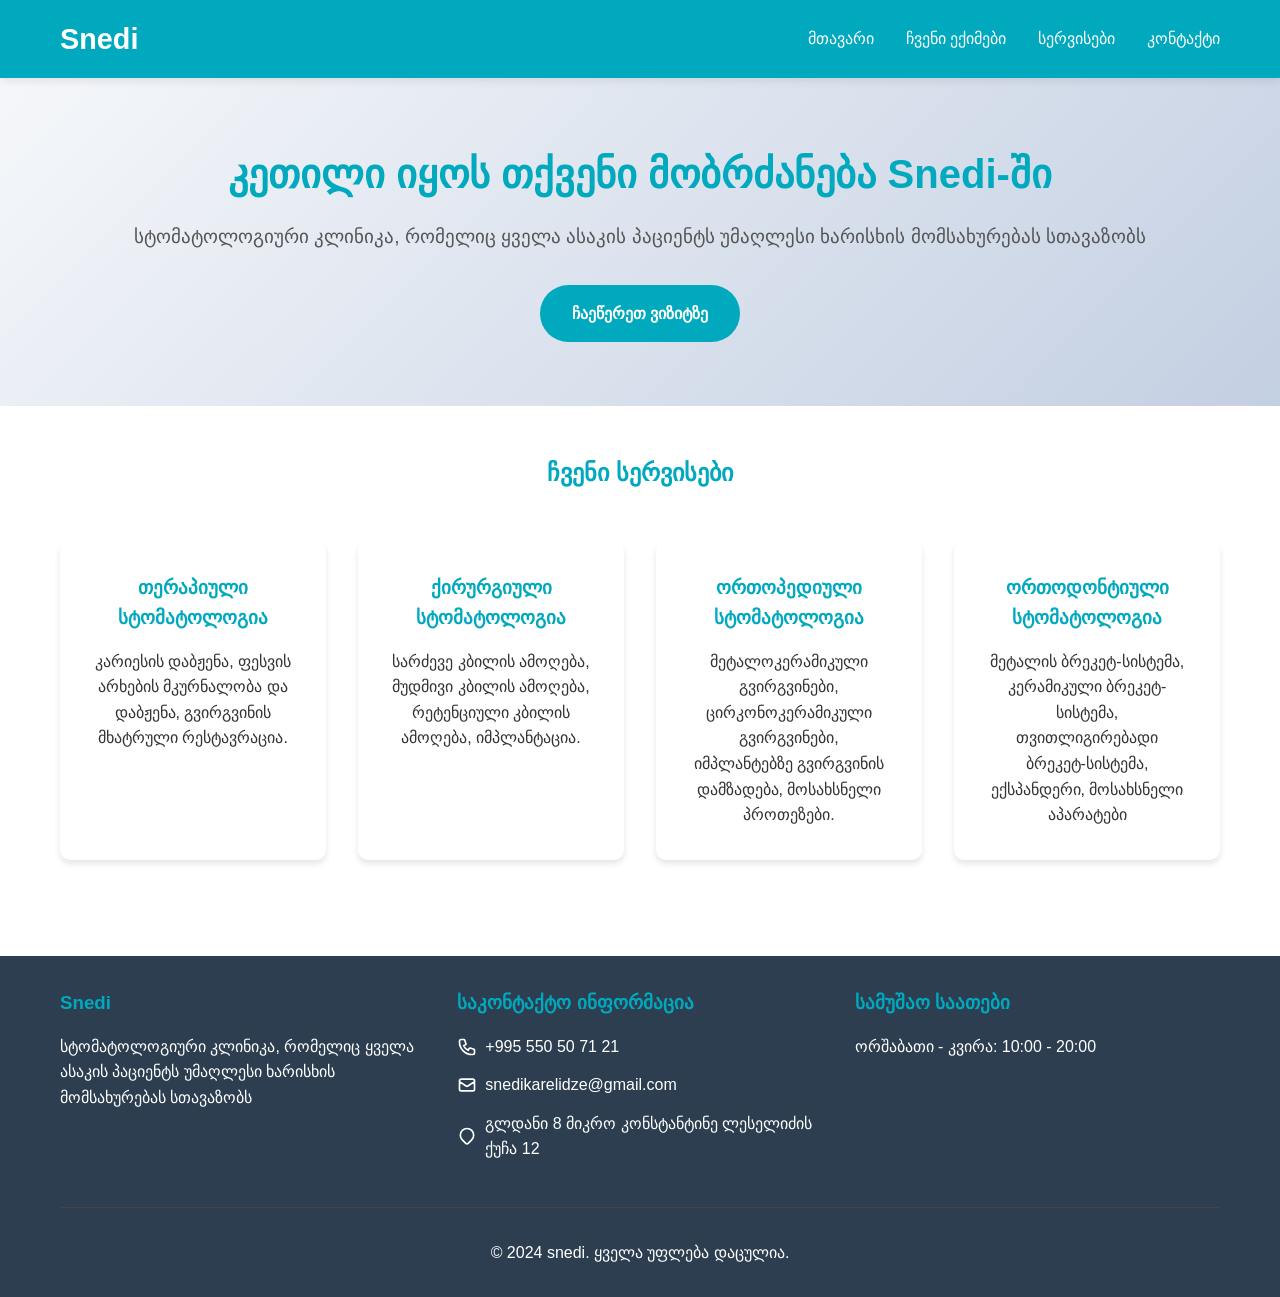
<file: website/index.html>
<!DOCTYPE html>
<html lang="ka">
<head>
    <meta charset="UTF-8">
    <meta name="viewport" content="width=device-width, initial-scale=1.0">
    <meta name="google-site-verification" content="vlGrJWFWpzFn5Y11we886Sx3MqYcto9KEH8Hf4YWL1w" />
    <title>Dental Clinic Snedi </title>
    <link rel="stylesheet" href="index.css">
</head>

<body>

<header>
    <div class="header-container">

        <div class="logo">
            <h1> Snedi</h1>
        </div>

        <nav>
            <button class="menu-toggle" type="button" aria-label="Open menu" aria-expanded="false">☰</button>

            <ul id="navMenu">
                <li><a href="index.html">მთავარი</a></li>
                <li><a href="pages/doctors.html">ჩვენი ექიმები</a></li>
                <li><a href="pages/services.html">სერვისები</a></li>
                <li><a href="pages/contact.html">კონტაქტი</a></li>
            </ul>
        </nav>

    </div>
</header>

<main>

    <div class="page">

        <div class="hero">
            <h2>კეთილი იყოს თქვენი მობრძანება Snedi-ში</h2>
            <p> სტომატოლოგიური კლინიკა, რომელიც ყველა ასაკის პაციენტს უმაღლესი ხარისხის მომსახურებას სთავაზობს</p>
            <a href="/pages/contact.html" class="cta-button">
                ჩაეწერეთ ვიზიტზე
            </a>
        </div>

        <div class="container">
            <h2 style="text-align: center; margin-bottom: 2rem; color: #00a9be;">
                ჩვენი სერვისები
            </h2>

            <div class="services">

                <div class="service-card">
                    <h3>თერაპიული სტომატოლოგია</h3>
                    <p>
                      კარიესის დაბჟენა, ფესვის არხების მკურნალობა და დაბჟენა, გვირგვინის მხატრული რესტავრაცია.
                    </p>
                </div>

                <div class="service-card">
                    <h3>ქირურგიული სტომატოლოგია</h3>
                    <p>
                        სარძევე კბილის ამოღება, მუდმივი კბილის ამოღება, რეტენციული კბილის ამოღება, იმპლანტაცია.
                    </p>
                </div>

                <div class="service-card">
                    <h3>ორთოპედიული სტომატოლოგია</h3>
                    <p>
                        მეტალოკერამიკული გვირგვინები, ცირკონოკერამიკული გვირგვინები, იმპლანტებზე გვირგვინის დამზადება, მოსახსნელი პროთეზები.
                    </p>
                </div>

                <div class="service-card">
                    <h3> ორთოდონტიული სტომატოლოგია</h3>
                    <p>
                       მეტალის ბრეკეტ-სისტემა, კერამიკული ბრეკეტ-სისტემა, თვითლიგირებადი ბრეკეტ-სისტემა, ექსპანდერი, მოსახსნელი აპარატები

                    </p>
                </div>

            </div>
        </div>

    </div>

</main>

<footer>

    <div class="footer-container">

        <div class="footer-content">

            <div class="footer-section">
                <h3> Snedi</h3>

                <p>
                   სტომატოლოგიური კლინიკა, რომელიც ყველა ასაკის პაციენტს უმაღლესი ხარისხის მომსახურებას სთავაზობს
                </p>
            </div>


            <div class="footer-section">

                <h3>საკონტაქტო ინფორმაცია</h3>


                <div class="contact-item">

                    <svg fill="none" stroke="currentColor" viewBox="0 0 24 24">

                        <path
                            stroke-linecap="round"
                            stroke-linejoin="round"
                            stroke-width="2"
                            d="M3 5a2 2 0 012-2h3.28a1 1 0 01.948.684l1.498 4.493a1 1 0 01-.502 1.21l-2.257 1.13a11.042 11.042 0 005.516 5.516l1.13-2.257a2.0 2.0 0 011.21-.502l4.493 1.498a1 1 0 01.684.949V19a2 2 0 01-2 2h-1C9.716 21 3 14.284 3 6V5z"
                        ></path>

                    </svg>

                    <span>+995 550 50 71 21</span>

                </div>


                <div class="contact-item">

                    <svg fill="none" stroke="currentColor" viewBox="0 0 24 24">

                        <path
                            stroke-linecap="round"
                            stroke-linejoin="round"
                            stroke-width="2"
                            d="M3 8l7.89 5.26a2 2 0 002.22 0L21 8M5 19h14a2 2 0 002-2V7a2 2 0 00-2-2H5a2 2 0 00-2 2v10a2 2 0 002 2z"
                        ></path>

                    </svg>

                    <span>snedikarelidze@gmail.com</span>

                </div>


                <div class="contact-item">

                    <svg fill="none" stroke="currentColor" viewBox="0 0 24 24">

                        <path
                            stroke-linecap="round"
                            stroke-linejoin="round"
                            stroke-width="2"
                            d="M17.657 16.657L13.414 20.9a1.998 1.998 0 01-2.827 0l-4.244-4.243a8 8 0 1111.314 0z"
                        ></path>

                    </svg>

                    <span>
                        გლდანი 8 მიკრო კონსტანტინე ლესელიძის  ქუჩა 12
                    </span>

                </div>

            </div>


            <div class="footer-section">

                <h3>სამუშაო საათები</h3>

                <p>
                    ორშაბათი - კვირა: 10:00 - 20:00<br>
                </p>

            </div>

        </div>


        <div class="footer-bottom">
            <p>&copy; 2024 snedi. ყველა უფლება დაცულია.</p>
        </div>

    </div>

</footer>

<script src="index.js"></script>

</body>
</html>

</body>
</html>
</file>
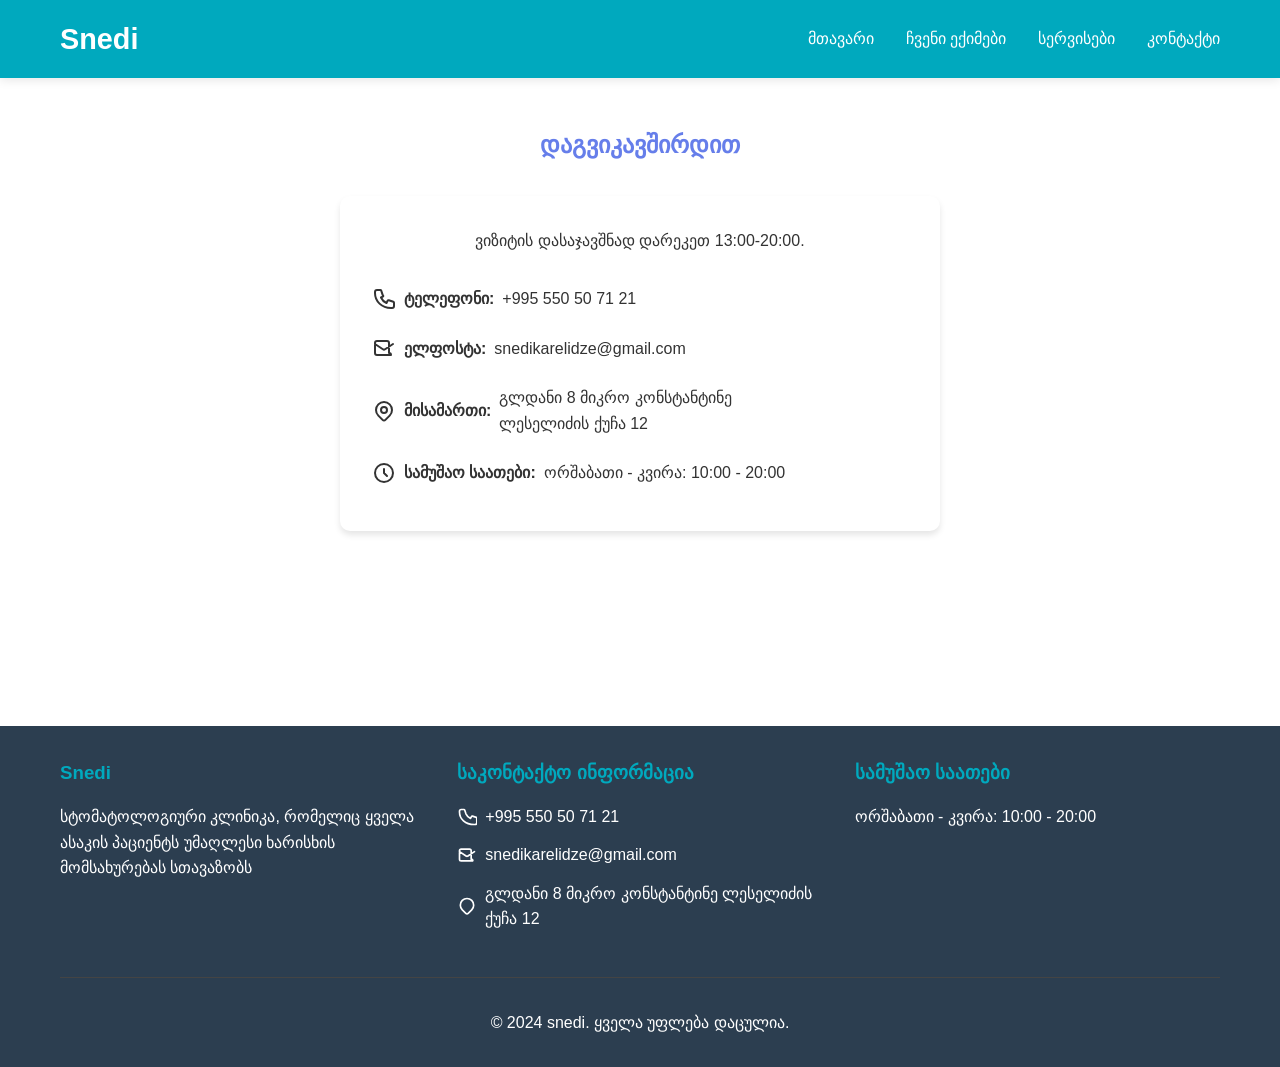
<file: website/pages/contact.html>
<!DOCTYPE html>
<html lang="ka">
<head>
    <meta charset="UTF-8">
    <meta name="viewport" content="width=device-width, initial-scale=1.0">
    <title>Dental Clinic Snedi </title>
    <link rel="stylesheet" href="../index.css">
</head>

<body>

<header>
    <div class="header-container">

        <div class="logo">
            <h1> Snedi</h1>
        </div>

        <nav>
            <button class="menu-toggle" type="button" aria-label="Open menu" aria-expanded="false">☰</button>

            <ul id="navMenu">
                <li><a href="../index.html">მთავარი</a></li>
                <li><a href="doctors.html">ჩვენი ექიმები</a></li>
                <li><a href="services.html">სერვისები</a></li>
                <li><a href="contact.html">კონტაქტი</a></li>
            </ul>
        </nav>

    </div>
</header>

<main>

    <div class="page">

        <div class="container">

            <h2 style="text-align: center; margin-bottom: 2rem; color: #667eea;">
                დაგვიკავშირდით
            </h2>

            <div style="
                max-width: 600px;
                margin: 0 auto;
                background: white;
                padding: 2rem;
                border-radius: 10px;
                box-shadow: 0 4px 6px rgba(0,0,0,0.1);
            ">

                <p style="text-align: center; margin-bottom: 2rem;">
                     ვიზიტის დასაჯავშნად  დარეკეთ 13:00-20:00.
                </p>


                <div class="contact-item" style="margin-bottom: 1.5rem;">

                    <svg fill="none" stroke="currentColor" viewBox="0 0 24 24"
                         style="width: 24px; height: 24px;">

                        <path
                            stroke-linecap="round"
                            stroke-linejoin="round"
                            stroke-width="2"
                            d="M3 5a2 2 0 012-2h3.28a1 1 0 01.948.684l1.498 4.493a1 1 0 01.502 1.21l-2.257 1.13a11.042 11.042 0 005.516 5.516l1.13-2.257a1 1 0 011.21-.502l4.493 1.498a1 1 0 01.684.949V19a2 2 0 01-2 2h-1C9.716 21 3 14.284 3 6V5z"
                        ></path>

                    </svg>

                    <strong>ტელეფონი:</strong> +995 550 50 71 21

                </div>


                <div class="contact-item" style="margin-bottom: 1.5rem;">

                    <svg fill="none" stroke="currentColor" viewBox="0 0 24 24"
                         style="width: 24px; height: 24px;">

                        <path
                            stroke-linecap="round"
                            stroke-linejoin="round"
                            stroke-width="2"
                            d="M3 8l7.89 5.26a2 2 0 002.22 0L21 8M5 19h14a2 2 0 00-2-2V7a2 2 0 00-2-2H5a2 2 0 00-2 2v10a2 2 0 002 2z"
                        ></path>

                    </svg>

                    <strong>ელფოსტა:</strong> snedikarelidze@gmail.com

                </div>


                <div class="contact-item" style="margin-bottom: 1.5rem;">

                    <svg fill="none" stroke="currentColor" viewBox="0 0 24 24"
                         style="width: 24px; height: 24px;">

                        <path
                            stroke-linecap="round"
                            stroke-linejoin="round"
                            stroke-width="2"
                            d="M17.657 16.657L13.414 20.9a1.998 1.998 0 01-2.827 0l-4.244-4.243a8 8 0 1111.314 0z"
                        ></path>

                        <path
                            stroke-linecap="round"
                            stroke-linejoin="round"
                            stroke-width="2"
                            d="M15 11a3 3 0 11-6 0 3 3 0 016 0z"
                        ></path>

                    </svg>

                    <strong>მისამართი:</strong>
                 გლდანი 8 მიკრო კონსტანტინე <br /> ლესელიძის ქუჩა 12

                </div>
                <div class="contact-item">

                    <svg fill="none" stroke="currentColor" viewBox="0 0 24 24"
                         style="width: 24px; height: 24px;">

                        <path
                            stroke-linecap="round"
                            stroke-linejoin="round"
                            stroke-width="2"
                            d="M12 8v4l3 3m6-3a9 9 0 11-18 0 9 9 0 0118 0z"
                        ></path>

                    </svg>

                    <strong>სამუშაო საათები:</strong>
                  ორშაბათი - კვირა: 10:00 - 20:00

                </div>

            </div>
        </div>

    </div>

</main>

<footer>

    <div class="footer-container">

        <div class="footer-content">

            <div class="footer-section">
                <h3> Snedi</h3>

                <p>
                   სტომატოლოგიური კლინიკა, რომელიც ყველა ასაკის პაციენტს უმაღლესი ხარისხის მომსახურებას სთავაზობს
                </p>
            </div>


            <div class="footer-section">

                <h3>საკონტაქტო ინფორმაცია</h3>


                <div class="contact-item">

                    <svg fill="none" stroke="currentColor" viewBox="0 0 24 24">

                        <path
                            stroke-linecap="round"
                            stroke-linejoin="round"
                            stroke-width="2"
                            d="M3 5a2 2 0 012-2h3.28a1 1 0 01.948.684l1.498 4.493a11.042 11.042 0 005.516 5.516l1.13-2.257a1 1 0 011.21-.502l4.493 1.498a1 1 0 01.684.949V19a2 2 0 01-2 2h-1C9.716 21 3 14.284 3 6V5z"
                        ></path>

                    </svg>

                    <span>+995 550 50 71 21</span>

                </div>


                <div class="contact-item">

                    <svg fill="none" stroke="currentColor" viewBox="0 0 24 24">

                        <path
                            stroke-linecap="round"
                            stroke-linejoin="round"
                            stroke-width="2"
                            d="M3 8l7.89 5.26a2 2 0 002.22 0L21 8M5 19h14a2 2 0 00-2-2V7a2 2 0 00-2-2H5a2 2 0 00-2 2v10a2 2 0 002 2z"
                        ></path>

                    </svg>

                    <span>snedikarelidze@gmail.com</span>

                </div>


                <div class="contact-item">

                    <svg fill="none" stroke="currentColor" viewBox="0 0 24 24">

                        <path
                            stroke-linecap="round"
                            stroke-linejoin="round"
                            stroke-width="2"
                            d="M17.657 16.657L13.414 20.9a1.998 1.998 0 01-2.827 0l-4.244-4.243a8 8 0 1111.314 0z"
                        ></path>

                    </svg>

                    <span>
                        გლდანი 8 მიკრო კონსტანტინე ლესელიძის  ქუჩა 12
                    </span>

                </div>

            </div>


            <div class="footer-section">

                <h3>სამუშაო საათები</h3>

                <p>
                    ორშაბათი - კვირა: 10:00 - 20:00<br>
                </p>

            </div>

        </div>


        <div class="footer-bottom">
            <p>&copy; 2024 snedi. ყველა უფლება დაცულია.</p>
        </div>

    </div>

</footer>

<script src="../index.js"></script>

</body>
</html>

</body>
</html>
</file>
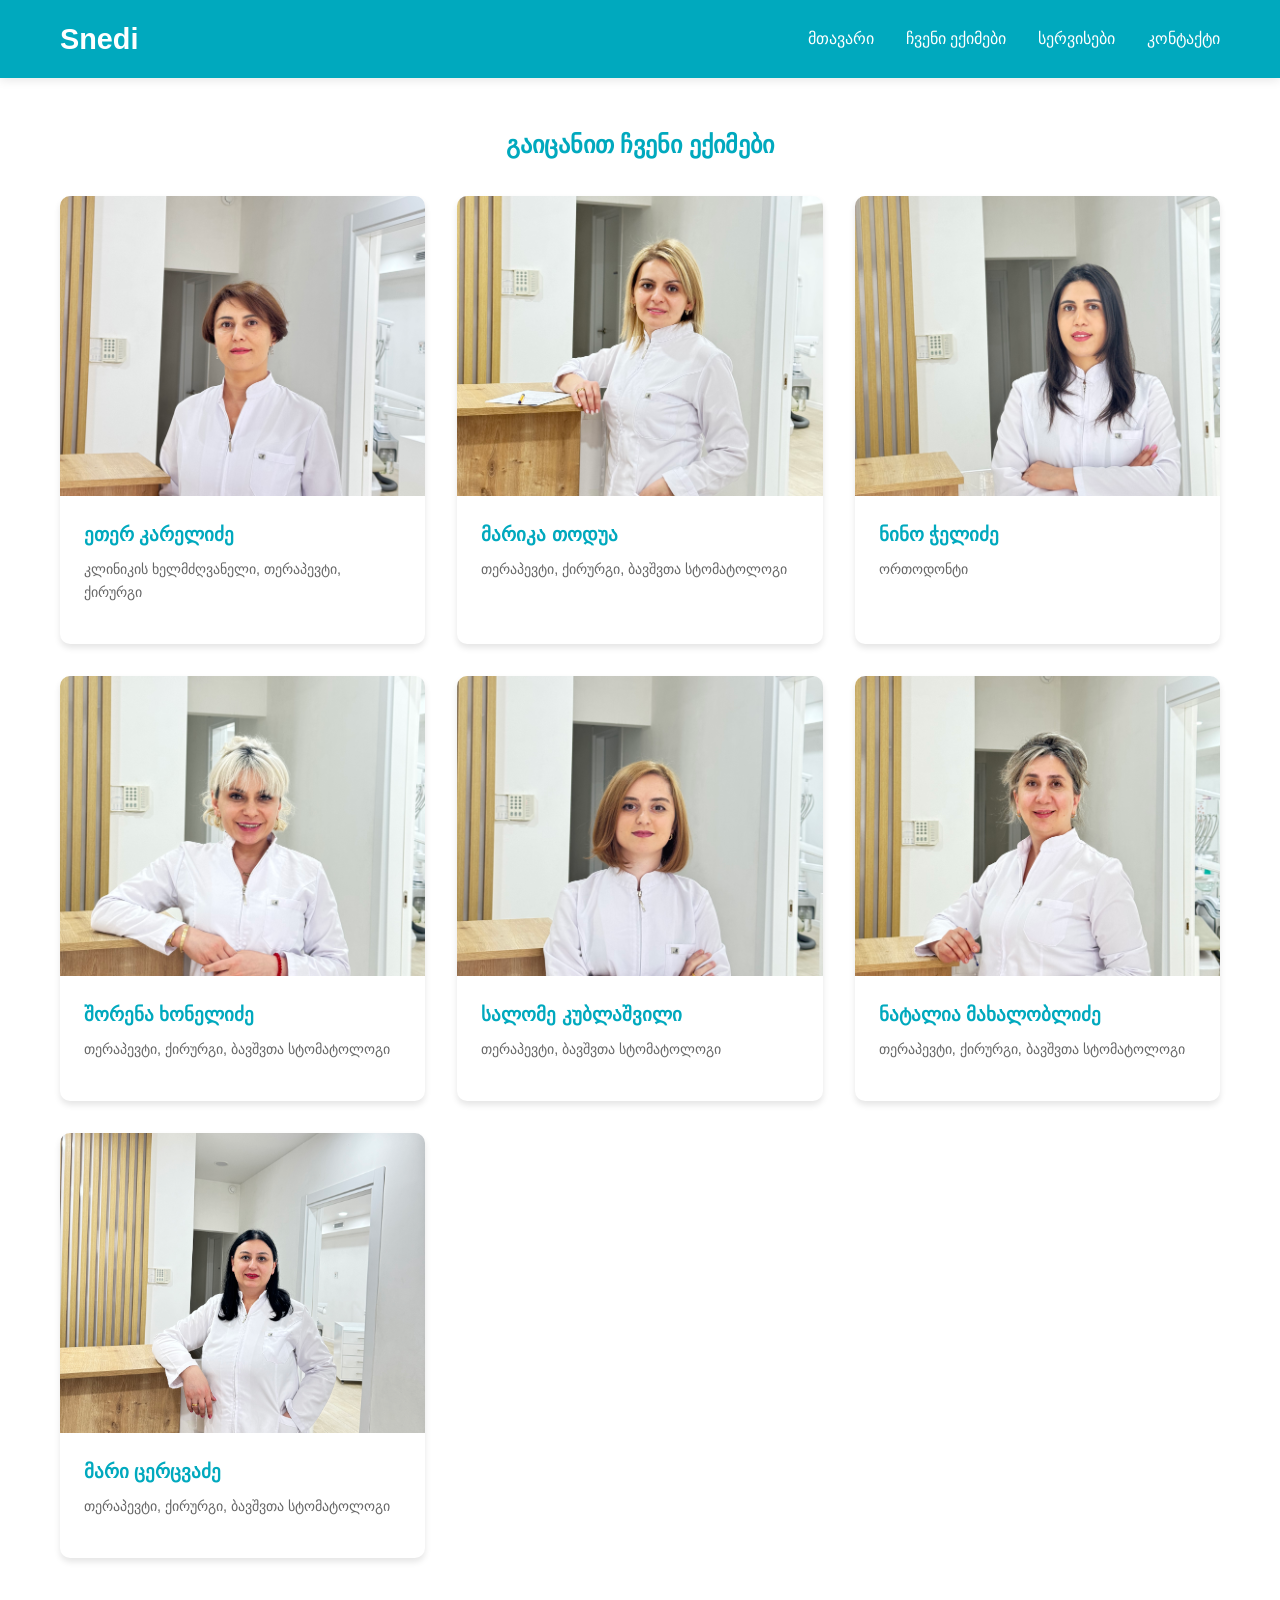
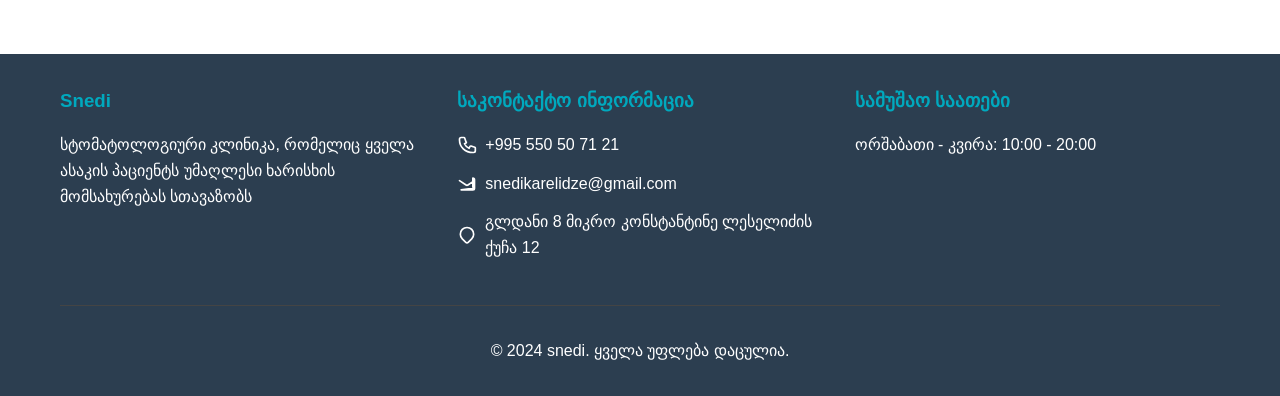
<file: website/pages/doctors.html>
<!DOCTYPE html>
<html lang="ka">
<head>
    <meta charset="UTF-8">
    <meta name="viewport" content="width=device-width, initial-scale=1.0">
    <title>Dental Clinic Snedi </title>
    <link rel="stylesheet" href="../index.css">
</head>

<body>

<header>
    <div class="header-container">

        <div class="logo">
            <h1> Snedi</h1>
        </div>

        <nav>
            <button class="menu-toggle" type="button" aria-label="Open menu" aria-expanded="false">☰</button>

            <ul id="navMenu">
                <li><a href="../index.html">მთავარი</a></li>
                <li><a href="doctors.html">ჩვენი ექიმები</a></li>
                <li><a href="services.html">სერვისები</a></li>
                <li><a href="contact.html">კონტაქტი</a></li>
            </ul>
        </nav>

    </div>
</header>

<main>

    <div class="page">

        <div class="container">

            <h2 style="text-align: center; margin-bottom: 2rem; color: #00a9be;">
                გაიცანით ჩვენი ექიმები
            </h2>

            <div class="doctors-grid">

                <div class="doctor-card">
                    <img
                        src="../assets/IMG_8768.JPG"
                        alt=""
                        class="doctor-image"
                    >

                    <div class="doctor-info">
                        <h3> ეთერ კარელიძე</h3>

                       <div class="specialty">
                          კლინიკის ხელმძღვანელი, თერაპევტი, ქირურგი 
                        </div>
                    </div>
                </div>

                <div class="doctor-card">
                    <img
                        src="../assets/IMG_8894.JPG"
                        alt=""
                        class="doctor-image"
                    >

                    <div class="doctor-info">
                        <h3> მარიკა თოდუა</h3>
                        <div class="specialty">
                      თერაპევტი, ქირურგი, ბავშვთა სტომატოლოგი
                        </div>
                    </div>  
                </div>


                <div class="doctor-card">
                    <img
                        src="../assets/IMG_8812.JPG"
                        alt=""
                        class="doctor-image"
                    >

                    <div class="doctor-info">
                        <h3>ნინო ჭელიძე</h3>
                        <div class="specialty">
                         ორთოდონტი
                        </div>
                    </div>
                </div>


                <div class="doctor-card">
                    <img
                        src="../assets/IMG_8822.JPG"
                        alt=""
                        class="doctor-image"
                    >

                    <div class="doctor-info">
                        <h3>შორენა ხონელიძე</h3>

                        <div class="specialty">
                          თერაპევტი, ქირურგი, ბავშვთა სტომატოლოგი
                        </div>
                    </div>
                </div>


                <div class="doctor-card">
                    <img
                        src="../assets/IMG_8829.JPG"
                        alt=""
                        class="doctor-image"
                    >

                    <div class="doctor-info">
                        <h3>სალომე კუბლაშვილი</h3>
                        <div class="specialty">
                           თერაპევტი, ბავშვთა სტომატოლოგი
                        </div>
                    </div>
                </div>


                <div class="doctor-card">
                    <img
                        src="../assets/IMG_8797.JPG"
                        alt=""
                        class="doctor-image"   >

                    <div class="doctor-info">
                        <h3>ნატალია მახალობლიძე</h3>
                        <div class="specialty">
                          თერაპევტი, ქირურგი, ბავშვთა სტომატოლოგი
                        </div>
                    </div>
                </div>
                <div class="doctor-card">
                    <img
                        src="../assets/IMG_8863.JPG"
                        alt=""
                        class="doctor-image"
                    >

                    <div class="doctor-info">
                        <h3>მარი ცერცვაძე</h3>
                       <div class="specialty">
                          თერაპევტი, ქირურგი, ბავშვთა სტომატოლოგი
                        </div>
                    </div>
                </div>

            </div>
        </div>

    </div>

</main>

<footer>

    <div class="footer-container">

        <div class="footer-content">

            <div class="footer-section">
                <h3> Snedi</h3>

                <p>
                   სტომატოლოგიური კლინიკა, რომელიც ყველა ასაკის პაციენტს უმაღლესი ხარისხის მომსახურებას სთავაზობს
                </p>
            </div>


            <div class="footer-section">

                <h3>საკონტაქტო ინფორმაცია</h3>


                <div class="contact-item">

                    <svg fill="none" stroke="currentColor" viewBox="0 0 24 24">

                        <path
                            stroke-linecap="round"
                            stroke-linejoin="round"
                            stroke-width="2"
                            d="M3 5a2 2 0 012-2h3.28a1 1 0 01.948.684l1.498 4.493a1 1 0 01.502 1.21l-2.257 1.13a11.042 11.042 0 005.516 5.516l1.13-2.257a1 1 0 011.21-.502l4.493 1.498a1 1 0 01.684.949V19a2 2 0 01-2 2h-1C9.716 21 3 14.284 3 6V5z"
                        ></path>

                    </svg>

                    <span>+995 550 50 71 21</span>

                </div>


                <div class="contact-item">

                    <svg fill="none" stroke="currentColor" viewBox="0 0 24 24">

                        <path
                            stroke-linecap="round"
                            stroke-linejoin="round"
                            stroke-width="2"
                            d="M3 8l7.89 5.26a2 2 0 002.22 0L21 8M5 19h14a2 2 0 002-2V7a2 2 0 00-2-2v10a2 2 0 002 2z"
                        ></path>

                    </svg>

                    <span>snedikarelidze@gmail.com</span>

                </div>


                <div class="contact-item">

                    <svg fill="none" stroke="currentColor" viewBox="0 0 24 24">

                        <path
                            stroke-linecap="round"
                            stroke-linejoin="round"
                            stroke-width="2"
                            d="M17.657 16.657L13.414 20.9a1.998 1.998 0 01-2.827 0l-4.244-4.243a8 8 0 1111.314 0z"
                        ></path>

                    </svg>

                    <span>
                        გლდანი 8 მიკრო კონსტანტინე ლესელიძის  ქუჩა 12
                    </span>

                </div>

            </div>


            <div class="footer-section">

                <h3>სამუშაო საათები</h3>

                <p>
                    ორშაბათი - კვირა: 10:00 - 20:00<br>
                </p>

            </div>

        </div>


        <div class="footer-bottom">
            <p>&copy; 2024 snedi. ყველა უფლება დაცულია.</p>
        </div>

    </div>

</footer>

<script src="../index.js"></script>

</body>
</html>


</body>
</html>
</file>
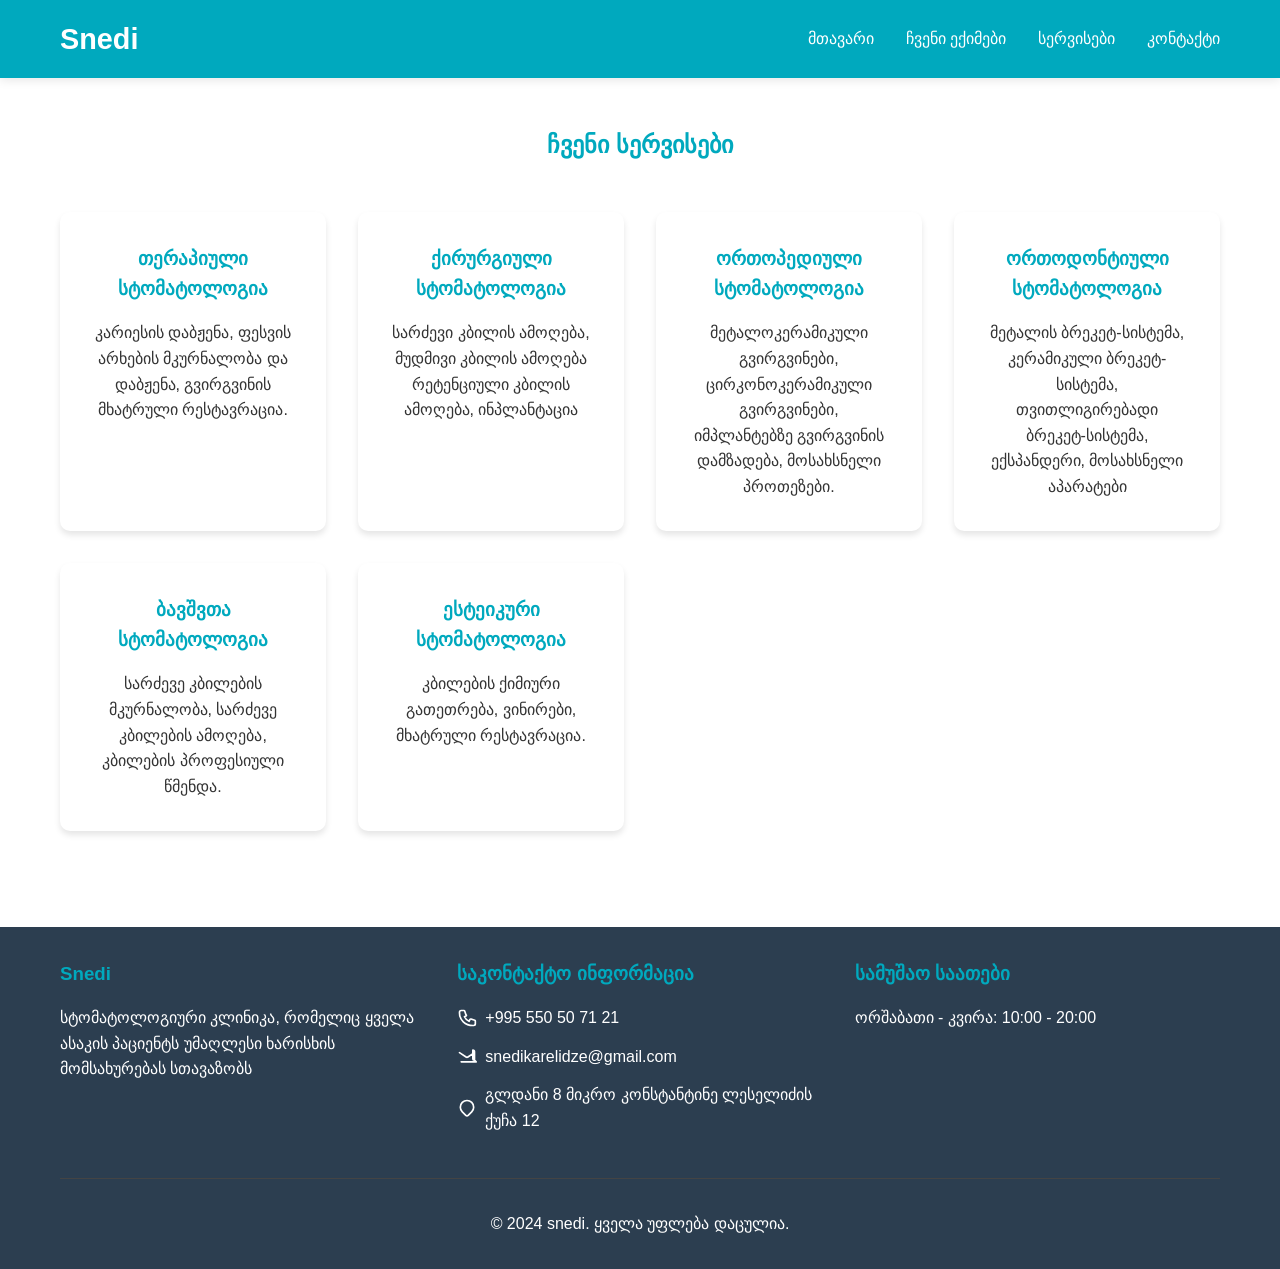
<file: website/pages/services.html>
<!DOCTYPE html>
<html lang="ka">
<head>
    <meta charset="UTF-8">
    <meta name="viewport" content="width=device-width, initial-scale=1.0">
    <title> Clinic Snedi </title>
    <link rel="stylesheet" href="../index.css">
</head>

<body>

<header>
    <div class="header-container">

        <div class="logo">
            <h1> Snedi</h1>
        </div>

        <nav>
            <button class="menu-toggle" type="button" aria-label="Open menu" aria-expanded="false">☰</button>

            <ul id="navMenu">
                <li><a href="../index.html">მთავარი</a></li>
                <li><a href="doctors.html">ჩვენი ექიმები</a></li>
                <li><a href="services.html">სერვისები</a></li>
                <li><a href="contact.html">კონტაქტი</a></li>
            </ul>
        </nav>

    </div>
</header>

<main>

    <div class="page">

        <div class="container">

            <h2 style="text-align: center; margin-bottom: 2rem; color: #00a9be;">
                ჩვენი სერვისები
            </h2>

            <div class="services">


                <div class="service-card">
                    <h3>თერაპიული სტომატოლოგია</h3>
                    <p>
                      კარიესის დაბჟენა, ფესვის არხების მკურნალობა და დაბჟენა, გვირგვინის მხატრული რესტავრაცია.
                    </p>
                </div>

                <div class="service-card">
                    <h3>ქირურგიული სტომატოლოგია</h3>
                    <p>
                        სარძევი კბილის ამოღება, მუდმივი კბილის ამოღება რეტენციული კბილის ამოღება, ინპლანტაცია
                    </p>
                </div>

                <div class="service-card">
                    <h3>ორთოპედიული სტომატოლოგია</h3>
                    <p>
                        მეტალოკერამიკული გვირგვინები, ცირკონოკერამიკული გვირგვინები, იმპლანტებზე გვირგვინის დამზადება, მოსახსნელი პროთეზები.
                    </p>
                </div>

                <div class="service-card">
                    <h3> ორთოდონტიული სტომატოლოგია</h3>
                    <p>
                       მეტალის ბრეკეტ-სისტემა, კერამიკული ბრეკეტ-სისტემა, თვითლიგირებადი ბრეკეტ-სისტემა, ექსპანდერი, მოსახსნელი აპარატები

                    </p>
                </div>

                <div class="service-card">
                    <h3>ბავშვთა სტომატოლოგია</h3>
                    <p>
                        სარძევე კბილების მკურნალობა, სარძევე კბილების ამოღება, კბილების პროფესიული წმენდა.
                    </p>
                </div>

                <div class="service-card">
                    <h3>ესტეიკური სტომატოლოგია</h3>
                    <p>
                        კბილების ქიმიური გათეთრება, ვინირები,
                       მხატრული რესტავრაცია.
                    </p>
                </div>

            </div>
        </div>

    </div>

</main>

<footer>

    <div class="footer-container">

        <div class="footer-content">

            <div class="footer-section">
                <h3> Snedi</h3>

                <p>
                   სტომატოლოგიური კლინიკა, რომელიც ყველა ასაკის პაციენტს უმაღლესი ხარისხის მომსახურებას სთავაზობს
                </p>
            </div>


            <div class="footer-section">

                <h3>საკონტაქტო ინფორმაცია</h3>


                <div class="contact-item">

                    <svg fill="none" stroke="currentColor" viewBox="0 0 24 24">

                        <path
                            stroke-linecap="round"
                            stroke-linejoin="round"
                            stroke-width="2"
                            d="M3 5a2 2 0 012-2h3.28a1 1 0 01.948.684l1.498 4.493a1 1 0 01.502 1.21l-2.257 1.13a11.042 11.042 0 005.516 5.516l1.13-2.257a1 1 0 011.21-.502l4.493 1.498a1 1 0 01.684.949V19a2 2 0 01-2 2h-1C9.716 21 3 14.284 3 6V5z"
                        ></path>

                    </svg>

                    <span>+995 550 50 71 21</span>

                </div>


                <div class="contact-item">

                    <svg fill="none" stroke="currentColor" viewBox="0 0 24 24">

                        <path
                            stroke-linecap="round"
                            stroke-linejoin="round"
                            stroke-width="2"
                            d="M3 8l7.89 5.26a2 2 0 002.22 0L21 8M5 19h14a2 2 0 002-2V7a2 2 0 00-2-2v10a2 2 0 002 2 0 2 0 002 2z"
                        ></path>

                    </svg>

                    <span>snedikarelidze@gmail.com</span>

                </div>


                <div class="contact-item">

                    <svg fill="none" stroke="currentColor" viewBox="0 0 24 24">

                        <path
                            stroke-linecap="round"
                            stroke-linejoin="round"
                            stroke-width="2"
                            d="M17.657 16.657L13.414 20.9a1.998 1.998 0 01-2.827 0l-4.244-4.243a8 8 0 1111.314 0z"
                        ></path>

                    </svg>

                    <span>
                        გლდანი 8 მიკრო კონსტანტინე ლესელიძის  ქუჩა 12
                    </span>

                </div>

            </div>


            <div class="footer-section">

                <h3>სამუშაო საათები</h3>

                <p>
                    ორშაბათი - კვირა: 10:00 - 20:00<br>
                </p>

            </div>

        </div>


        <div class="footer-bottom">
            <p>&copy; 2024 snedi. ყველა უფლება დაცულია.</p>
        </div>

    </div>

</footer>

<script src="../index.js"></script>

</body>
</html>
</file>
<file: website/index.css>
* {
    margin: 0;
    padding: 0;
    box-sizing: border-box;
}

html {
    width: 100%;
    overflow-x: hidden;
}

body {
    font-family: 'Segoe UI', Tahoma, Geneva, Verdana, sans-serif;
    line-height: 1.6;
    color: #333;
    width: 100%;
    min-width: 0;
    overflow-x: hidden;
}

header {
    background: #00a9be;
    color: white;
    padding: 1rem 0;
    position: sticky;
    top: 0;
    z-index: 1000;
    box-shadow: 0 2px 10px rgba(0,0,0,0.1);
}

.header-container {
    max-width: 1200px;
    margin: 0 auto;
    padding: 0 20px;
    display: flex;
    justify-content: space-between;
    align-items: center;
    position: relative;
}

.logo h1 {
    font-size: 1.8rem;
    font-weight: 700;
}

nav ul {
    list-style: none;
    display: flex;
    gap: 2rem;
    align-items: center;
}

nav a {
    color: white;
    text-decoration: none;
    font-weight: 500;
    transition: opacity 0.3s;
}

nav a:hover,
nav a:focus-visible {
    opacity: 0.8;
}

.menu-toggle {
    display: none;
    background: none;
    border: none;
    color: white;
    font-size: 1.5rem;
    cursor: pointer;
    padding: 0.25rem 0.5rem;
}

main {
    min-height: calc(100vh - 300px);
}

.page {
    display: block;
}

.container {
    max-width: 1200px;
    margin: 0 auto;
    padding: 3rem 20px;
}

.hero {
    text-align: center;
    padding: 4rem 20px;
    background: linear-gradient(135deg, #f5f7fa 0%, #c3cfe2 100%);
}

.hero h2 {
    font-size: 2.5rem;
    margin-bottom: 1rem;
    color: #00a9be;
}

.hero p {
    font-size: 1.2rem;
    margin-bottom: 2rem;
    color: #555;
}

.cta-button {
    display: inline-block;
    background: #00a9be;
    color: white;
    padding: 1rem 2rem;
    text-decoration: none;
    border-radius: 50px;
    font-weight: 600;
    transition: transform 0.3s, box-shadow 0.3s;
}

.cta-button:hover,
.cta-button:focus-visible {
    transform: translateY(-2px);
    box-shadow: 0 5px 15px #00a9be;
}

.services {
    display: grid;
    grid-template-columns: repeat(auto-fit, minmax(250px, 1fr));
    gap: 2rem;
    margin-top: 3rem;
}

.service-card {
    background: white;
    padding: 2rem;
    border-radius: 10px;
    box-shadow: 0 4px 6px rgba(0,0,0,0.1);
    text-align: center;
    transition: transform 0.3s;
    min-width: 0;
}

.service-card:hover {
    transform: translateY(-5px);
}

.service-card h3 {
    color: #00a9be;
    margin-bottom: 1rem;
}

.doctors-grid {
    display: grid;
    grid-template-columns: repeat(auto-fit, minmax(300px, 1fr));
    gap: 2rem;
}

.doctor-card {
    background: white;
    border-radius: 10px;
    overflow: hidden;
    box-shadow: 0 4px 6px rgba(0,0,0,0.1);
    transition: transform 0.3s;
    min-width: 0;
}

.doctor-card:hover {
    transform: translateY(-5px);
}

.doctor-image {
    width: 100%;
    height: 300px;
    object-fit: cover;
    display: block;
}

.doctor-info {
    padding: 1.5rem;
}

.doctor-info h3 {
    color: #00a9be;
    margin-bottom: 0.5rem;
}

.doctor-info .title {
    color: #00a9be;
    font-weight: 600;
    margin-bottom: 0.5rem;
}

.doctor-info .specialty {
    color: #666;
    font-size: 0.9rem;
    margin-bottom: 1rem;
}

footer {
    background: #2c3e50;
    color: white;
    padding: 2rem 0;
    margin-top: 3rem;
}

.footer-container {
    max-width: 1200px;
    margin: 0 auto;
    padding: 0 20px;
}

.footer-content {
    display: grid;
    grid-template-columns: repeat(auto-fit, minmax(250px, 1fr));
    gap: 2rem;
    margin-bottom: 2rem;
}

.footer-section {
    min-width: 0;
}

.footer-section h3 {
    margin-bottom: 1rem;
    color: #00a9be;
}

.contact-item {
    display: flex;
    align-items: center;
    gap: 0.5rem;
    margin-bottom: 0.8rem;
    min-width: 0;
}

.contact-item svg {
    width: 20px;
    height: 20px;
    flex: 0 0 auto;
}

.contact-item span,
.contact-item strong {
    overflow-wrap: anywhere;
}

.footer-bottom {
    text-align: center;
    padding-top: 2rem;
    border-top: 1px solid #444;
}

@media (max-width: 768px) {
    .header-container {
        padding: 0 16px;
    }

    .logo h1 {
        font-size: 1.45rem;
    }

    nav ul {
        display: none;
        flex-direction: column;
        position: absolute;
        top: 100%;
        left: 0;
        right: 0;
        background: #00a9be;
        padding: 1rem 20px 1.25rem;
        gap: 1rem;
        box-shadow: 0 6px 12px rgba(0,0,0,0.12);
        align-items: flex-start;
    }

    nav ul.active {
        display: flex;
    }

    .menu-toggle {
        display: block;
    }

    .hero {
        padding: 3rem 16px;
    }

    .hero h2 {
        font-size: 2rem;
    }

    .hero p {
        font-size: 1.05rem;
    }

    .container {
        padding: 2.5rem 16px;
    }

    .services,
    .doctors-grid {
        grid-template-columns: 1fr;
        gap: 1.25rem;
    }

    .service-card,
    .doctor-info {
        padding: 1.5rem;
    }

    .doctor-image {
        height: 280px;
    }

    .footer-container {
        padding: 0 16px;
    }

    .footer-content {
        grid-template-columns: 1fr;
        gap: 1.5rem;
    }
}

@media (max-width: 480px) {
    .logo h1 {
        font-size: 1.25rem;
    }

    .hero h2 {
        font-size: 1.7rem;
    }

    .hero p {
        font-size: 1rem;
    }

    .cta-button {
        width: 100%;
        max-width: 320px;
    }

    .doctor-image {
        height: 240px;
    }
}
</file>
